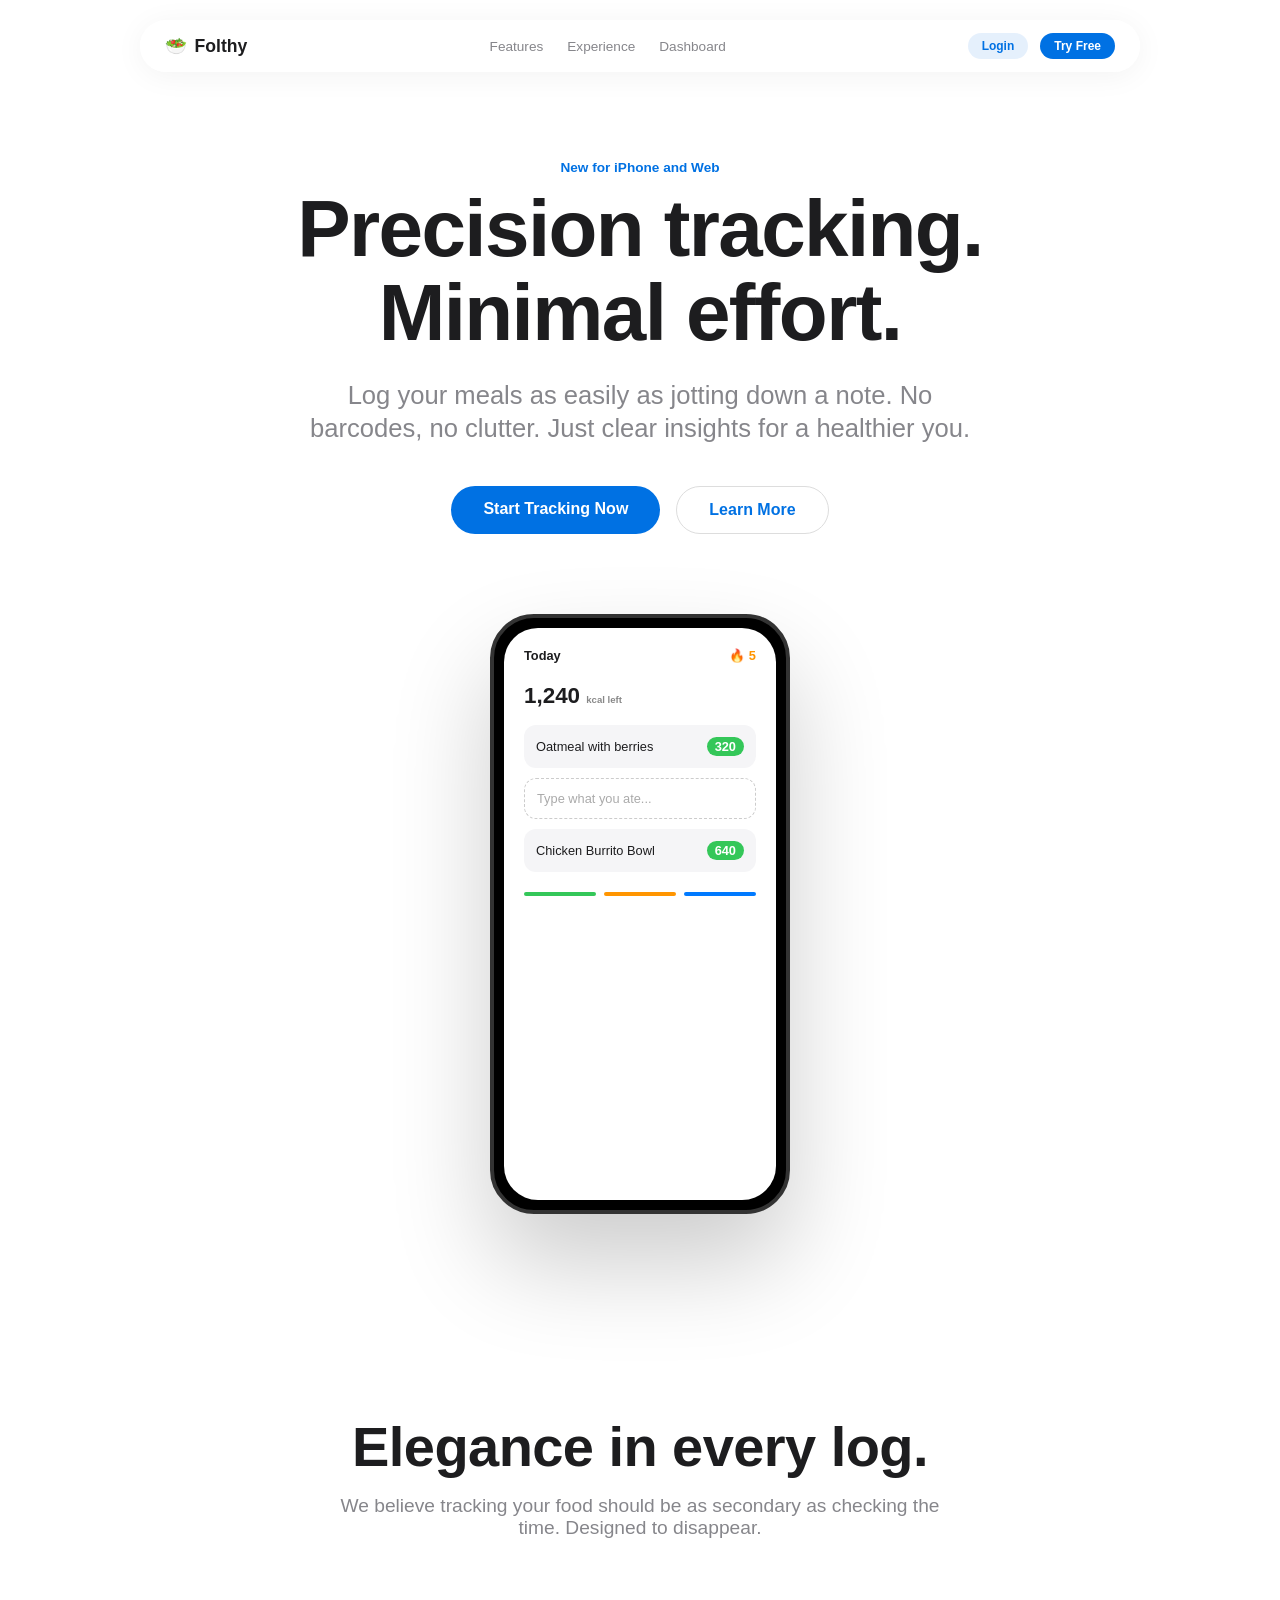
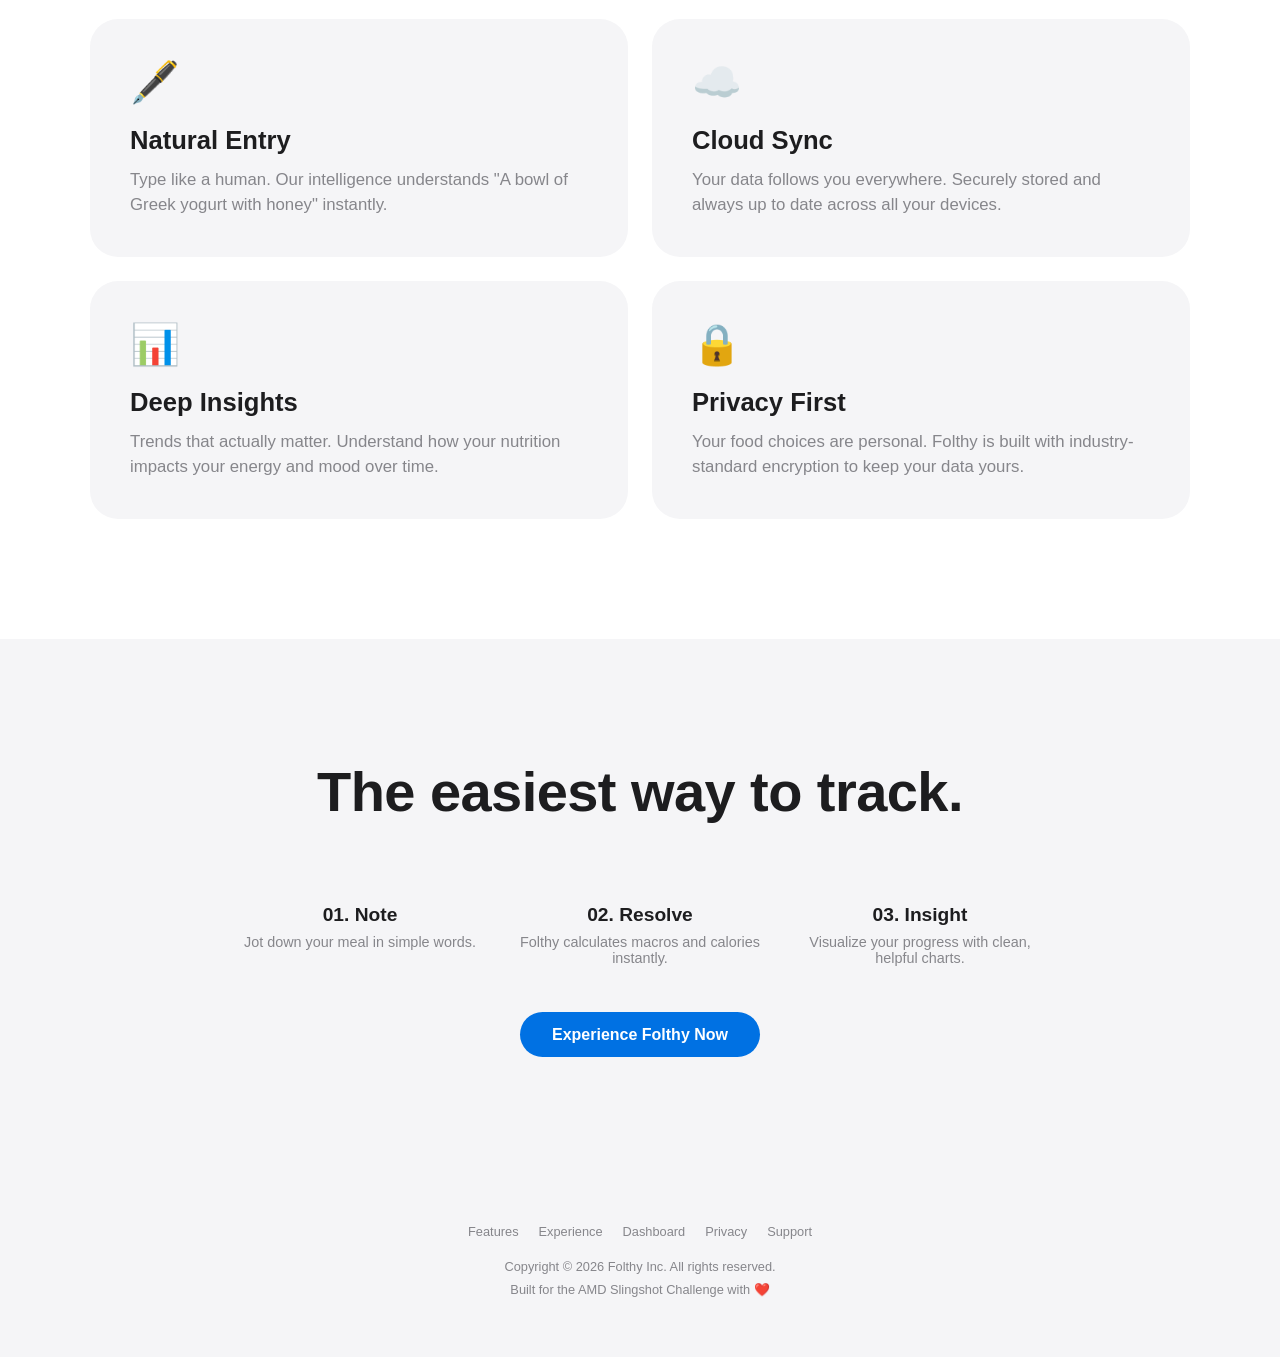
<file: index.html>
<!DOCTYPE html>
<html lang="en">
<head>
  <meta charset="UTF-8"/>
  <meta name="viewport" content="width=device-width, initial-scale=1.0"/>
  <title>Folthy – Simply Smarter Calorie Tracking</title>
  <meta name="description" content="Track your nutrition with the elegance and simplicity of Apple Notes. Functional, beautiful, and private."/>
  <link rel="stylesheet" href="styles/main.css"/>
</head>
<body>

<!-- NAVIGATION -->
<nav class="nav">
  <div class="nav-inner">
    <a href="index.html" class="nav-logo">
      <span>🥗</span> Folthy
    </a>
    <ul class="nav-links">
      <li><a href="#features">Features</a></li>
      <li><a href="#how">Experience</a></li>
      <li><a href="app.html">Dashboard</a></li>
    </ul>
    <div class="nav-right">
      <a href="app.html?login=google" class="btn-sm btn-secondary">Login</a>
      <a href="app.html" class="btn-sm btn-primary">Try Free</a>
    </div>
  </div>
</nav>

<!-- HERO -->
<header class="hero container">
  <div class="hero-tag">New for iPhone and Web</div>
  <h1>Precision tracking.<br/>Minimal effort.</h1>
  <p>Log your meals as easily as jotting down a note. No barcodes, no clutter. Just clear insights for a healthier you.</p>
  <div class="hero-btns">
    <a href="app.html" class="btn-lg btn-primary">Start Tracking Now</a>
    <a href="#features" class="btn-lg btn-secondary" style="background:none; border: 1px solid #ddd;">Learn More</a>
  </div>

  <div class="hero-mockup-wrap">
    <div class="phone-container">
      <div class="phone-screen">
        <div class="phone-header">
          <span>Today</span>
          <span style="color:#FF9500">🔥 5</span>
        </div>
        <div style="font-size:1.4rem; font-weight:800; margin-bottom:16px;">1,240 <small style="font-size:0.6rem; color:#888;">kcal left</small></div>
        <div class="phone-item">
          <span>Oatmeal with berries</span>
          <span class="p-cal">320</span>
        </div>
        <div class="phone-item" style="border: 1px dashed #ccc; background:none;">
          <span style="color:#aaa;">Type what you ate...</span>
        </div>
        <div class="phone-item">
          <span>Chicken Burrito Bowl</span>
          <span class="p-cal">640</span>
        </div>
        <div style="margin-top:20px; display:flex; gap:8px;">
          <div style="flex:1; height:4px; background:#34C759; border-radius:2px;"></div>
          <div style="flex:1; height:4px; background:#FF9500; border-radius:2px;"></div>
          <div style="flex:1; height:4px; background:#007AFF; border-radius:2px;"></div>
        </div>
      </div>
    </div>
  </div>
</header>

<!-- FEATURES -->
<section class="section container" id="features">
  <div class="sec-head">
    <h2>Elegance in every log.</h2>
    <p>We believe tracking your food should be as secondary as checking the time. Designed to disappear.</p>
  </div>
  
  <div class="feat-grid">
    <div class="feat-card">
      <span class="fc-icon">🖋️</span>
      <h3>Natural Entry</h3>
      <p>Type like a human. Our intelligence understands "A bowl of Greek yogurt with honey" instantly.</p>
    </div>
    <div class="feat-card">
      <span class="fc-icon">☁️</span>
      <h3>Cloud Sync</h3>
      <p>Your data follows you everywhere. Securely stored and always up to date across all your devices.</p>
    </div>
    <div class="feat-card">
      <span class="fc-icon">📊</span>
      <h3>Deep Insights</h3>
      <p>Trends that actually matter. Understand how your nutrition impacts your energy and mood over time.</p>
    </div>
    <div class="feat-card">
      <span class="fc-icon">🔒</span>
      <h3>Privacy First</h3>
      <p>Your food choices are personal. Folthy is built with industry-standard encryption to keep your data yours.</p>
    </div>
  </div>
</section>

<!-- EXPERIENCE SECTION -->
<section class="section" id="how" style="background:var(--secondary-bg);">
  <div class="container" style="text-align:center;">
    <div class="sec-head">
      <h2>The easiest way to track.</h2>
    </div>
    <div style="max-width:800px; margin:0 auto; display:grid; grid-template-columns: 1fr 1fr 1fr; gap:40px;">
      <div>
        <h4 style="font-size:1.2rem; margin-bottom:8px;">01. Note</h4>
        <p style="color:var(--text-secondary); font-size:0.9rem;">Jot down your meal in simple words.</p>
      </div>
      <div>
        <h4 style="font-size:1.2rem; margin-bottom:8px;">02. Resolve</h4>
        <p style="color:var(--text-secondary); font-size:0.9rem;">Folthy calculates macros and calories instantly.</p>
      </div>
      <div>
        <h4 style="font-size:1.2rem; margin-bottom:8px;">03. Insight</h4>
        <p style="color:var(--text-secondary); font-size:0.9rem;">Visualize your progress with clean, helpful charts.</p>
      </div>
    </div>
    <div style="margin-top:60px;">
      <a href="app.html" class="btn-lg btn-primary">Experience Folthy Now</a>
    </div>
  </div>
</section>

<!-- FOOTER -->
<footer class="footer">
  <div class="container">
    <div class="footer-links">
      <a href="#features">Features</a>
      <a href="#how">Experience</a>
      <a href="app.html">Dashboard</a>
      <a href="#">Privacy</a>
      <a href="#">Support</a>
    </div>
    <p>Copyright © 2026 Folthy Inc. All rights reserved.</p>
    <p style="margin-top:8px;">Built for the AMD Slingshot Challenge with ❤️</p>
  </div>
</footer>

<script>
  // Simple scroll effect for nav
  window.addEventListener('scroll', () => {
    const nav = document.querySelector('.nav');
    if (window.scrollY > 50) {
      nav.style.width = '95%';
      nav.style.top = '10px';
    } else {
      nav.style.width = '90%';
      nav.style.top = '20px';
    }
  });
</script>

</body>
</html>
</file>
<file: styles/main.css>
/* APPLE-STYLE MINIMALIST DESIGN SYSTEM */
:root {
  --bg: #FFFFFF;
  --secondary-bg: #F5F5F7;
  --text: #1D1D1F;
  --text-secondary: #86868B;
  --accent: #0071E3;
  --accent-soft: rgba(0, 113, 227, 0.1);
  --radius: 18px;
  --shadow: 0 4px 20px rgba(0, 0, 0, 0.04);
  --shadow-lg: 0 20px 40px rgba(0, 0, 0, 0.08);
  --nav-height: 64px;
}

*, *::before, *::after {
  box-sizing: border-box;
  margin: 0;
  padding: 0;
}

html {
  scroll-behavior: smooth;
  font-family: -apple-system, BlinkMacSystemFont, "SF Pro Text", "Myriad Set Pro", "SF Pro Icons", "Apple Legacy Chevron", "Helvetica Neue", "Helvetica", "Arial", sans-serif;
  color: var(--text);
  background: var(--bg);
  -webkit-font-smoothing: antialiased;
}

body {
  overflow-x: hidden;
}

a {
  text-decoration: none;
  color: inherit;
  transition: opacity 0.2s;
}

a:hover {
  opacity: 0.8;
}

.container {
  max-width: 1100px;
  margin: 0 auto;
  padding: 0 24px;
}

/* NAV - FLOATING PILL */
.nav {
  position: fixed;
  top: 20px;
  left: 50%;
  transform: translateX(-50%);
  z-index: 1000;
  width: 90%;
  max-width: 1000px;
  height: 52px;
  background: rgba(255, 255, 255, 0.72);
  backdrop-filter: saturate(180%) blur(20px);
  -webkit-backdrop-filter: saturate(180%) blur(20px);
  border-radius: 26px;
  border: 1px solid rgba(255, 255, 255, 0.4);
  display: flex;
  align-items: center;
  padding: 0 24px;
  transition: all 0.4s cubic-bezier(0.4, 0, 0.2, 1);
  box-shadow: 0 4px 30px rgba(0, 0, 0, 0.05);
}

.nav:hover {
  background: rgba(255, 255, 255, 0.85);
  box-shadow: 0 8px 40px rgba(0, 0, 0, 0.08);
}

.nav-inner {
  width: 100%;
  display: flex;
  align-items: center;
  justify-content: space-between;
}

.nav-logo {
  font-weight: 700;
  font-size: 1.1rem;
  display: flex;
  align-items: center;
  gap: 8px;
}

.nav-links {
  display: flex;
  list-style: none;
  gap: 24px;
}

.nav-links a {
  font-size: 0.85rem;
  font-weight: 500;
  color: var(--text-secondary);
  transition: color 0.2s;
}

.nav-links a:hover {
  color: var(--text);
}

.nav-right {
  display: flex;
  align-items: center;
  gap: 12px;
}

.btn-sm {
  font-size: 0.75rem;
  font-weight: 600;
  padding: 6px 14px;
  border-radius: 20px;
  transition: all 0.2s;
}

.btn-primary {
  background: var(--accent);
  color: #fff;
}

.btn-primary:hover {
  background: #0077ED;
  transform: scale(1.02);
}

.btn-secondary {
  background: var(--accent-soft);
  color: var(--accent);
}

/* HERO SECTION */
.hero {
  padding-top: 160px;
  padding-bottom: 80px;
  text-align: center;
}

.hero-tag {
  font-size: 0.85rem;
  font-weight: 600;
  color: var(--accent);
  margin-bottom: 12px;
}

.hero h1 {
  font-size: clamp(3rem, 8vw, 5rem);
  font-weight: 800;
  letter-spacing: -0.02em;
  line-height: 1.05;
  margin-bottom: 24px;
}

.hero p {
  font-size: clamp(1.2rem, 3vw, 1.6rem);
  color: var(--text-secondary);
  max-width: 700px;
  margin: 0 auto 40px;
  line-height: 1.3;
}

.hero-btns {
  display: flex;
  justify-content: center;
  gap: 16px;
  margin-bottom: 80px;
}

.btn-lg {
  font-size: 1rem;
  font-weight: 600;
  padding: 14px 32px;
  border-radius: 30px;
}

/* PHONE MOCKUP */
.hero-mockup-wrap {
  position: relative;
  max-width: 900px;
  margin: 0 auto;
}

.phone-container {
  width: 300px;
  height: 600px;
  background: #000;
  border-radius: 44px;
  padding: 10px;
  margin: 0 auto;
  box-shadow: 0 50px 100px rgba(0,0,0,0.2);
  position: relative;
  border: 4px solid #333;
}

.phone-screen {
  width: 100%;
  height: 100%;
  background: var(--bg);
  border-radius: 34px;
  overflow: hidden;
  padding: 20px;
  text-align: left;
}

.phone-header {
  display: flex;
  justify-content: space-between;
  align-items: center;
  margin-bottom: 20px;
  font-weight: 700;
  font-size: 0.8rem;
}

.phone-item {
  background: var(--secondary-bg);
  border-radius: 12px;
  padding: 12px;
  margin-bottom: 10px;
  display: flex;
  justify-content: space-between;
  align-items: center;
  font-size: 0.8rem;
}

.p-cal {
  background: #34C759;
  color: #fff;
  padding: 2px 8px;
  border-radius: 10px;
  font-weight: 700;
}

/* SECTION HEADS */
.section {
  padding: 120px 0;
}

.sec-head {
  text-align: center;
  margin-bottom: 80px;
}

.sec-head h2 {
  font-size: clamp(2.5rem, 5vw, 3.5rem);
  font-weight: 800;
  letter-spacing: -0.01em;
  margin-bottom: 16px;
}

.sec-head p {
  font-size: 1.2rem;
  color: var(--text-secondary);
  max-width: 600px;
  margin: 0 auto;
}

/* BENTO GRID */
.feat-grid {
  display: grid;
  grid-template-columns: repeat(2, 1fr);
  gap: 24px;
}

.feat-card {
  background: var(--secondary-bg);
  border-radius: 28px;
  padding: 40px;
  transition: transform 0.3s ease;
}

.feat-card:hover {
  transform: translateY(-5px);
}

.feat-card h3 {
  font-size: 1.6rem;
  font-weight: 700;
  margin-bottom: 12px;
}

.feat-card p {
  font-size: 1.05rem;
  color: var(--text-secondary);
  line-height: 1.5;
}

.fc-icon {
  font-size: 2.5rem;
  margin-bottom: 20px;
  display: block;
}

/* APPLE FOOTER */
.footer {
  background: var(--secondary-bg);
  padding: 60px 0;
  text-align: center;
  color: var(--text-secondary);
  font-size: 0.8rem;
}

.footer-links {
  margin-bottom: 20px;
  display: flex;
  justify-content: center;
  gap: 20px;
}

.footer-links a:hover {
  text-decoration: underline;
}

@media (max-width: 768px) {
  .nav-links { display: none; }
  .feat-grid { grid-template-columns: 1fr; }
  .hero h1 { font-size: 3rem; }
}
</file>
